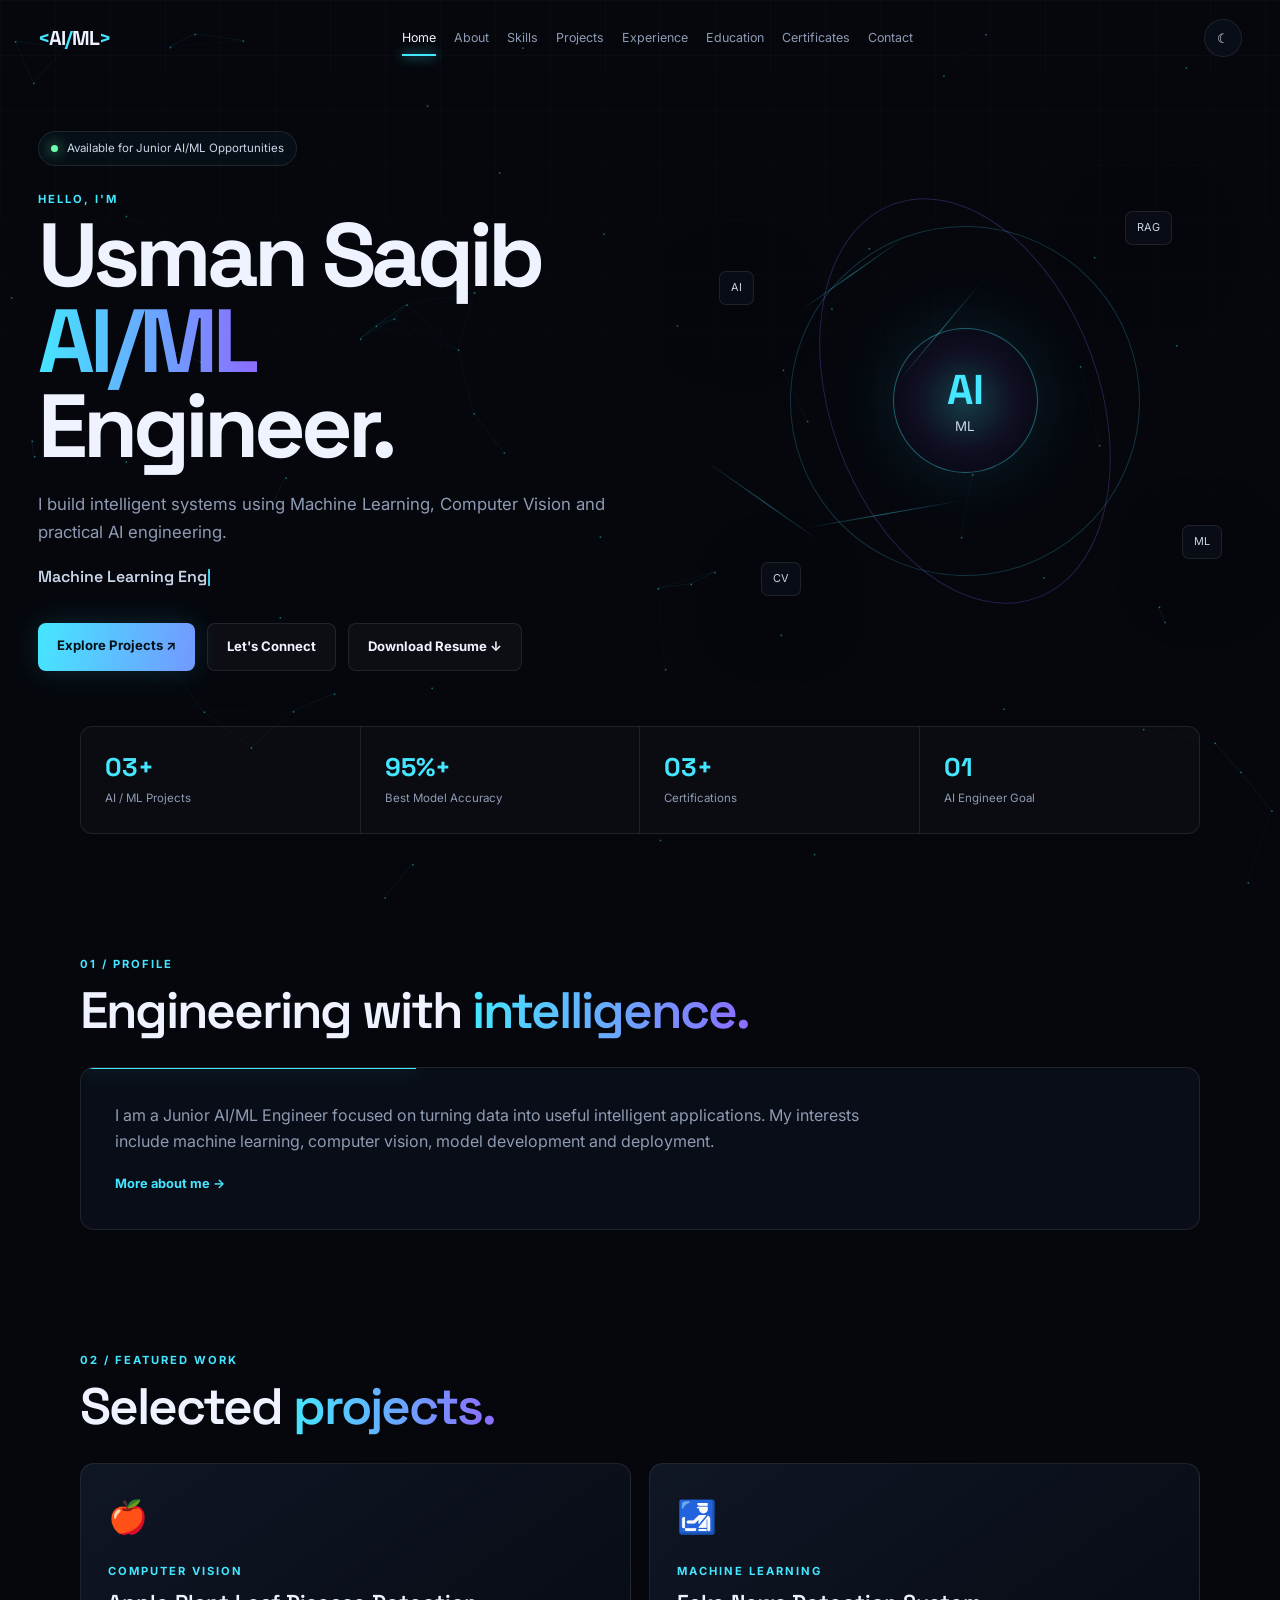
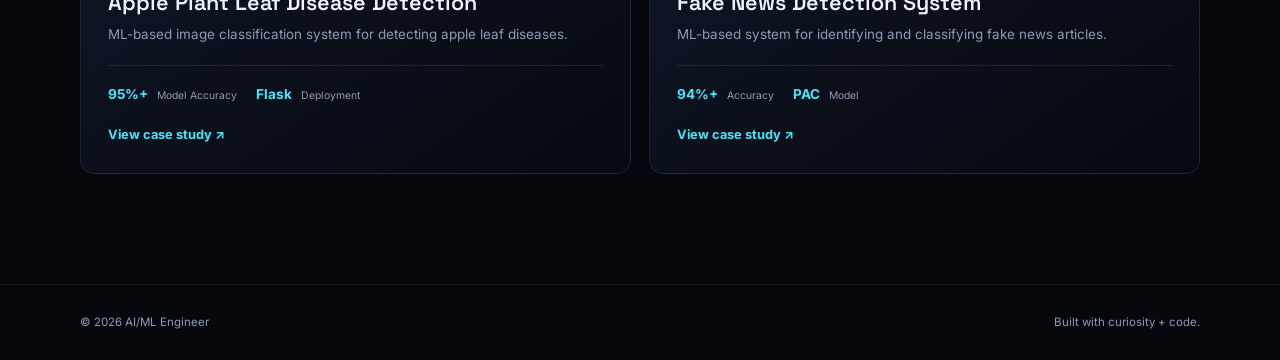
<file: index.html>
<!DOCTYPE html>
<html lang="en">
<head>
<meta charset="UTF-8">
<meta name="viewport" content="width=device-width, initial-scale=1.0">
<title>AI/ML Engineer | Portfolio</title><script>try{var t=localStorage.getItem('theme');if(t==='light'||t==='dark')document.documentElement.setAttribute('data-theme',t)}catch(e){}</script>
<meta name="description" content="Junior AI/ML Engineer portfolio — Machine Learning, Computer Vision and intelligent applications.">
<link rel="stylesheet" href="css/style.css">
<link rel="stylesheet" href="css/animations.css">
<link rel="stylesheet" href="css/responsive.css">
</head>
<body>
<div id="particles"></div>
<div class="grid-overlay"></div>

<header class="navbar">
  <a class="brand" href="index.html"><span>&lt;</span>AI<span>/</span>ML<span>&gt;</span></a>
  <nav>
    <a class="active" href="index.html">Home</a>
    <a href="pages/about.html">About</a>
    <a href="pages/skills.html">Skills</a>
    <a href="pages/projects.html">Projects</a>
    <a href="pages/experience.html">Experience</a>
    <a href="pages/education.html">Education</a>
    <a href="pages/certificates.html">Certificates</a>
    <a href="pages/contact.html">Contact</a>
  </nav>
  <button class="theme-btn" id="themeBtn" aria-label="Toggle theme">☾</button>
  <button class="menu-btn" id="menuBtn">☰</button>
</header>

<main>
<section class="hero page-section">
  <div class="hero-copy reveal">
    <div class="status"><span></span> Available for Junior AI/ML Opportunities</div>
    <p class="eyebrow">HELLO, I'M</p>
    <h1>Usman Saqib <span>AI/ML</span><br>Engineer.</h1>
    <p class="hero-text">I build intelligent systems using Machine Learning, Computer Vision and practical AI engineering.</p>
    <div class="typing"><span id="typed"></span><span class="cursor">|</span></div>
    <div class="hero-actions">
      <a class="btn primary" href="pages/projects.html">Explore Projects ↗</a>
      <a class="btn ghost" href="pages/contact.html">Let's Connect</a>
      <a class="btn ghost" href="resume/Usman_Saqib_Resume.pdf" download>Download Resume ↓</a>
    </div>
  </div>

  <div class="ai-orbit reveal delay-1">
    <div class="orbit orbit-a"></div>
    <div class="orbit orbit-b"></div>
    <div class="orbit-core"><span>AI</span><small>ML</small></div>
    <div class="node n1">RAG</div><div class="node n2">ML</div>
    <div class="node n3">CV</div><div class="node n4">AI</div>
    <div class="connector c1"></div><div class="connector c2"></div>
    <div class="connector c3"></div><div class="connector c4"></div>
  </div>
</section>

<section class="stats container reveal">
  <div><strong>03+</strong><span>AI / ML Projects</span></div>
  <div><strong>95%+</strong><span>Best Model Accuracy</span></div>
  <div><strong>03+</strong><span>Certifications</span></div>
  <div><strong>01</strong><span>AI Engineer Goal</span></div>
</section>

<section class="section container reveal">
  <div class="section-heading"><span>01 / PROFILE</span><h2>Engineering with <em>intelligence.</em></h2></div>
  <div class="intro-card">
    <div class="scan-line"></div>
    <p>I am a Junior AI/ML Engineer focused on turning data into useful intelligent applications. My interests include machine learning, computer vision, model development and deployment.</p>
    <a class="text-link" href="pages/about.html">More about me →</a>
  </div>
</section>

<section class="section container reveal">
  <div class="section-heading"><span>02 / FEATURED WORK</span><h2>Selected <em>projects.</em></h2></div>
  <div class="project-grid">
    <article class="project-card">
      <div class="project-icon">🍎</div><span class="tag">COMPUTER VISION</span>
      <h3>Apple Plant Leaf Disease Detection</h3>
      <p>ML-based image classification system for detecting apple leaf diseases.</p>
      <div class="metrics"><b>95%+</b><span>Model Accuracy</span><b>Flask</b><span>Deployment</span></div>
      <a href="pages/projects.html" class="card-link">View case study ↗</a>
    </article>
    <article class="project-card">
      <div class="project-icon">🛃</div><span class="tag">MACHINE LEARNING</span>
      <h3>Fake News Detection System</h3>
      <p>ML-based system for identifying and classifying fake news articles.</p>
      <div class="metrics"><b>94%+</b><span>Accuracy</span><b>PAC</b><span>Model</span></div>
      <a href="pages/projects.html" class="card-link">View case study ↗</a>
    </article>
  </div>
</section>
</main>

<footer><div class="container footer-inner"><span>© 2026 AI/ML Engineer</span><span>Built with curiosity + code.</span></div></footer>
<script src="js/main.js"></script>
<script src="js/particles.js"></script>
</body>
</html>
</file>
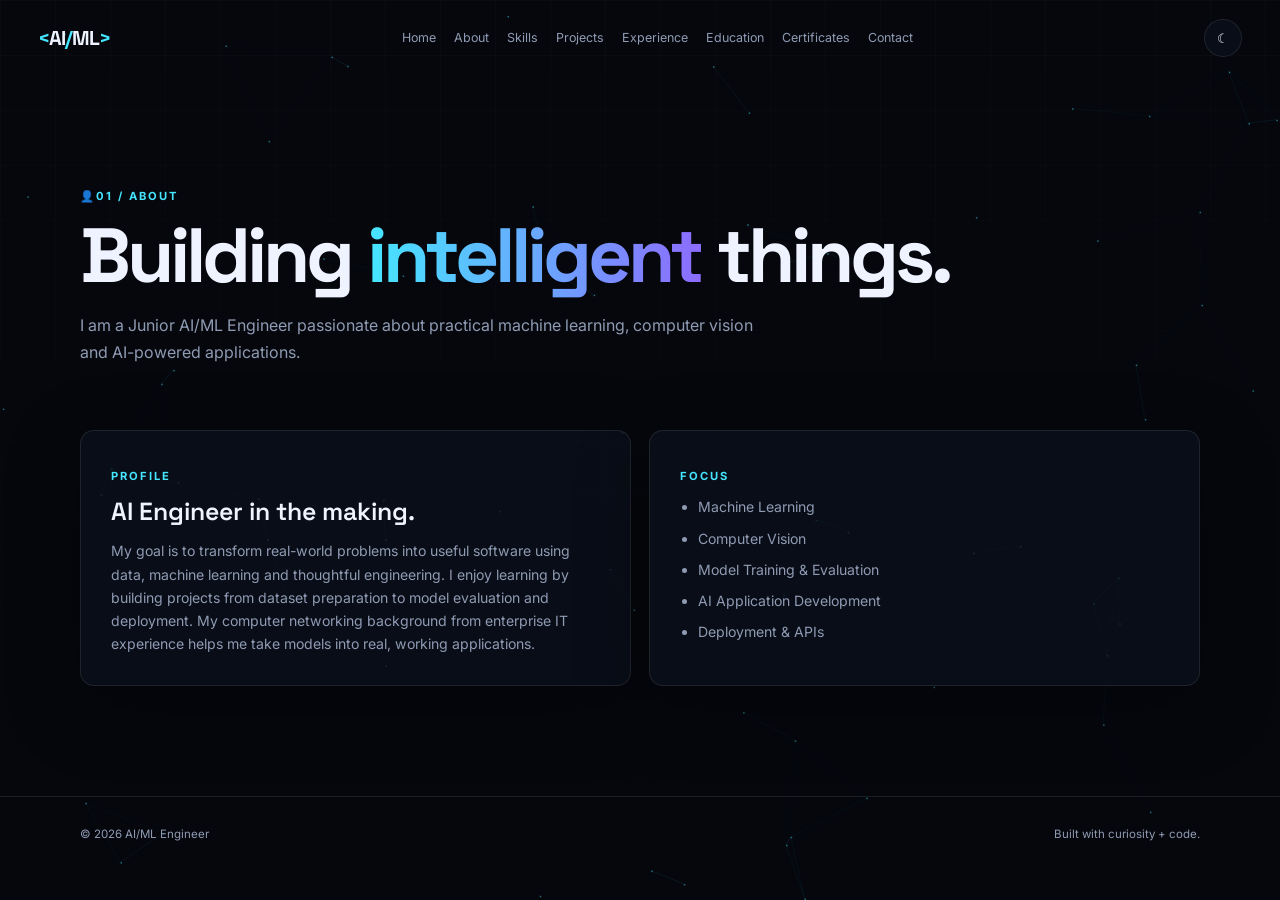
<file: pages/about.html>
<!DOCTYPE html>
<html lang="en"><head><meta charset="UTF-8"><meta name="viewport" content="width=device-width,initial-scale=1.0"><title>About | AI/ML Engineer</title><script>try{var t=localStorage.getItem('theme');if(t==='light'||t==='dark')document.documentElement.setAttribute('data-theme',t)}catch(e){}</script><link rel="stylesheet" href="../css/style.css"><link rel="stylesheet" href="../css/animations.css"><link rel="stylesheet" href="../css/responsive.css"><style>
.subhero{width:min(1120px,90%);margin:auto;padding:105px 0 65px}.subhero h1{font:700 clamp(3rem,6vw,5.5rem)/1 'Space Grotesk';letter-spacing:-4px;margin:10px 0 18px}.subhero h1 span{background:linear-gradient(90deg,var(--cyan),var(--violet));-webkit-background-clip:text;color:transparent}.subhero p{max-width:680px;color:var(--muted)}.glass{border:1px solid var(--line);background:var(--panel);border-radius:14px;padding:30px;box-shadow:var(--shadow)}.content-grid,.skill-grid,.cert-grid{width:min(1120px,90%);margin:auto;display:grid;grid-template-columns:repeat(2,1fr);gap:18px}.glass h2{font:600 1.55rem 'Space Grotesk';margin:9px 0 12px}.glass p,.glass li{color:var(--muted);font-size:.88rem}.glass ul{padding-left:18px}.glass li{margin:8px 0}.skill-grid{grid-template-columns:repeat(3,1fr)}.project-list{width:min(1120px,90%);margin:auto;display:grid;gap:18px}.project-detail{display:grid;grid-template-columns:100px 1fr;gap:20px}.project-number{font:700 3rem 'Space Grotesk';color:rgba(var(--c),.4)}.chips{display:flex;gap:8px;flex-wrap:wrap;margin-top:20px}.chips b{font-size:.65rem;padding:6px 9px;border:1px solid var(--line);border-radius:5px;color:var(--text2)}.result{margin-top:20px;border-top:1px solid var(--line);padding-top:15px;color:var(--muted);font-size:.75rem}.result strong{color:var(--cyan);font-size:1.2rem;margin-left:8px}.timeline{width:min(900px,90%);margin:auto}.timeline-item{display:grid;grid-template-columns:100px 1fr;gap:25px;margin-bottom:20px}.timeline-item>span{color:var(--cyan);font:700 .8rem 'Space Grotesk';padding-top:25px}.education-card{width:min(850px,90%);margin:auto;display:flex;gap:25px;align-items:center}.edu-icon{width:90px;height:90px;border:1px solid rgba(var(--c),.35);border-radius:15px;display:grid;place-items:center;color:var(--cyan);font:700 1.7rem 'Space Grotesk'}.cert span{color:var(--cyan);font-weight:700}.cert small{color:var(--cyan)}.contact-grid{width:min(1000px,90%);margin:auto;display:grid;grid-template-columns:1.2fr .8fr;gap:18px}.contact-grid input,.contact-grid textarea{width:100%;background:rgba(var(--w),.035);border:1px solid var(--line);color:var(--text);padding:13px;border-radius:7px;margin-bottom:12px;outline:none;font:inherit;font-size:.8rem}.contact-grid textarea{resize:vertical}.contact-link{display:block;padding:14px 0;border-bottom:1px solid var(--line);color:var(--text2);font-size:.85rem}.muted{color:var(--muted);font-size:.78rem;margin-top:20px}@media(max-width:800px){.skill-grid,.content-grid,.cert-grid,.contact-grid{grid-template-columns:1fr}.project-detail{grid-template-columns:1fr}.project-number{font-size:2rem}.timeline-item{grid-template-columns:1fr;gap:5px}.timeline-item>span{padding-top:10px}.education-card{align-items:flex-start;flex-direction:column}}
</style></head>
<body><div id="particles"></div><div class="grid-overlay"></div>
<header class="navbar"><a class="brand" href="../index.html"><span>&lt;</span>AI<span>/</span>ML<span>&gt;</span></a><nav>
<a href="../index.html">Home</a><a href="about.html">About</a><a href="skills.html">Skills</a><a href="projects.html">Projects</a><a href="experience.html">Experience</a><a href="education.html">Education</a><a href="certificates.html">Certificates</a><a href="contact.html">Contact</a></nav><button class="theme-btn" id="themeBtn">☾</button><button class="menu-btn" id="menuBtn">☰</button></header>
<main><section class="subhero"><span class="eyebrow">👤01 / ABOUT</span><h1>Building <span>intelligent</span> things.</h1><p>I am a Junior AI/ML Engineer passionate about practical machine learning, computer vision and AI-powered applications.</p></section><section class="content-grid"><div class="glass"><span class="tag">PROFILE</span><h2>AI Engineer in the making.</h2><p>My goal is to transform real-world problems into useful software using data, machine learning and thoughtful engineering. I enjoy learning by building projects from dataset preparation to model evaluation and deployment. My computer networking background from enterprise IT experience helps me take models into real, working applications.</p></div><div class="glass"><span class="tag">FOCUS</span><ul><li>Machine Learning</li><li>Computer Vision</li><li>Model Training & Evaluation</li><li>AI Application Development</li><li>Deployment & APIs</li></ul></div></section></main><footer><div class="container footer-inner"><span>© 2026 AI/ML Engineer</span><span>Built with curiosity + code.</span></div></footer><script src="../js/main.js"></script><script src="../js/particles.js"></script></body></html>
</file>
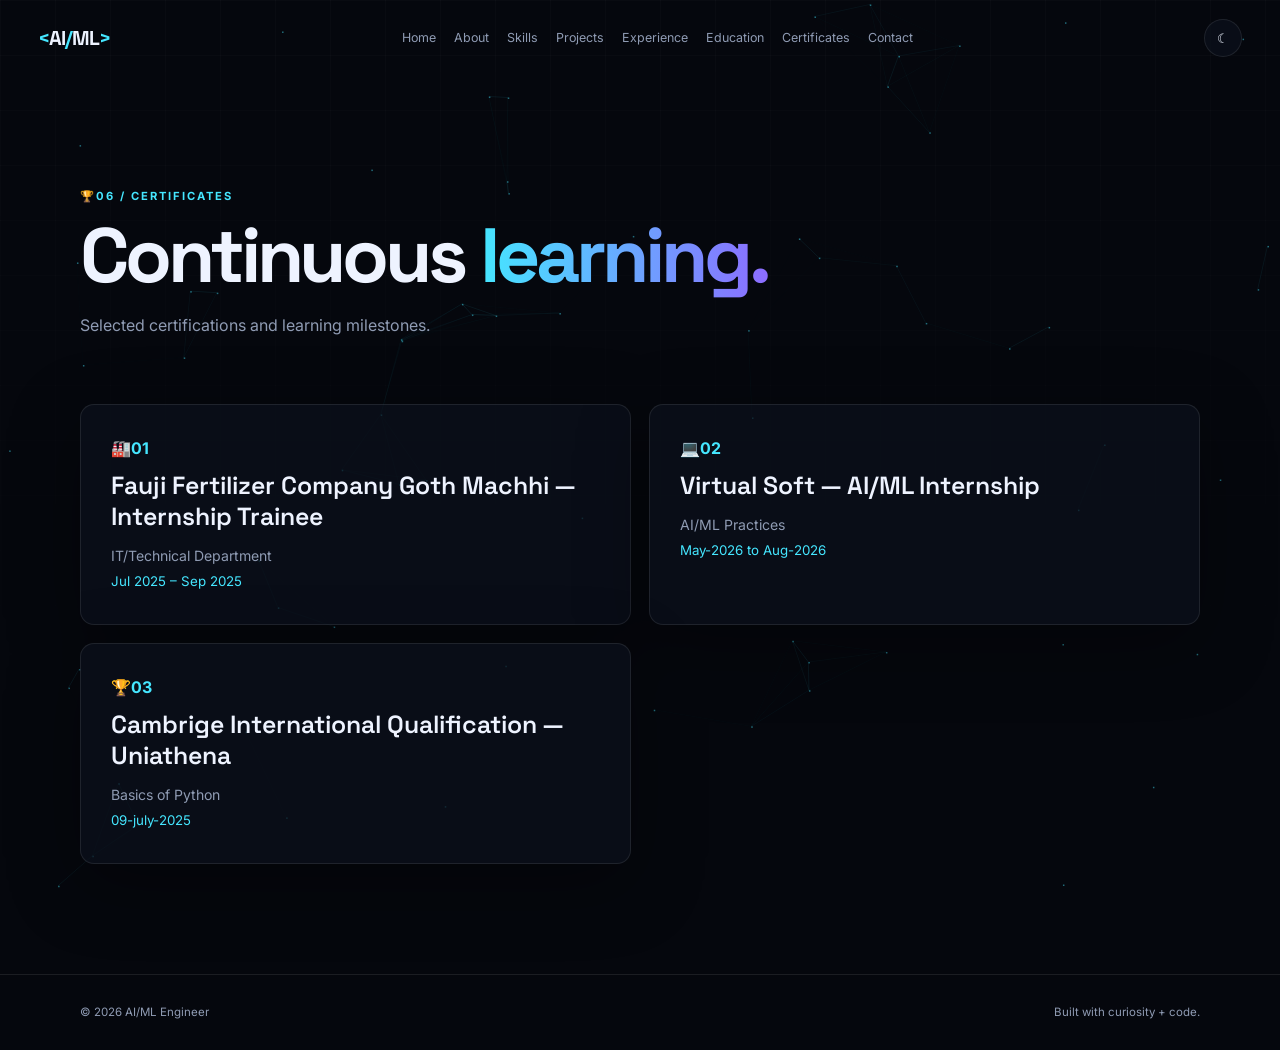
<file: pages/certificates.html>
<!DOCTYPE html>
<html lang="en"><head><meta charset="UTF-8"><meta name="viewport" content="width=device-width,initial-scale=1.0"><title>Certificates | AI/ML Engineer</title><script>try{var t=localStorage.getItem('theme');if(t==='light'||t==='dark')document.documentElement.setAttribute('data-theme',t)}catch(e){}</script><link rel="stylesheet" href="../css/style.css"><link rel="stylesheet" href="../css/animations.css"><link rel="stylesheet" href="../css/responsive.css"><style>
.subhero{width:min(1120px,90%);margin:auto;padding:105px 0 65px}.subhero h1{font:700 clamp(3rem,6vw,5.5rem)/1 'Space Grotesk';letter-spacing:-4px;margin:10px 0 18px}.subhero h1 span{background:linear-gradient(90deg,var(--cyan),var(--violet));-webkit-background-clip:text;color:transparent}.subhero p{max-width:680px;color:var(--muted)}.glass{border:1px solid var(--line);background:var(--panel);border-radius:14px;padding:30px;box-shadow:var(--shadow)}.content-grid,.skill-grid,.cert-grid{width:min(1120px,90%);margin:auto;display:grid;grid-template-columns:repeat(2,1fr);gap:18px}.glass h2{font:600 1.55rem 'Space Grotesk';margin:9px 0 12px}.glass p,.glass li{color:var(--muted);font-size:.88rem}.glass ul{padding-left:18px}.glass li{margin:8px 0}.skill-grid{grid-template-columns:repeat(3,1fr)}.project-list{width:min(1120px,90%);margin:auto;display:grid;gap:18px}.project-detail{display:grid;grid-template-columns:100px 1fr;gap:20px}.project-number{font:700 3rem 'Space Grotesk';color:rgba(var(--c),.4)}.chips{display:flex;gap:8px;flex-wrap:wrap;margin-top:20px}.chips b{font-size:.65rem;padding:6px 9px;border:1px solid var(--line);border-radius:5px;color:var(--text2)}.result{margin-top:20px;border-top:1px solid var(--line);padding-top:15px;color:var(--muted);font-size:.75rem}.result strong{color:var(--cyan);font-size:1.2rem;margin-left:8px}.timeline{width:min(900px,90%);margin:auto}.timeline-item{display:grid;grid-template-columns:100px 1fr;gap:25px;margin-bottom:20px}.timeline-item>span{color:var(--cyan);font:700 .8rem 'Space Grotesk';padding-top:25px}.education-card{width:min(850px,90%);margin:auto;display:flex;gap:25px;align-items:center}.edu-icon{width:90px;height:90px;border:1px solid rgba(var(--c),.35);border-radius:15px;display:grid;place-items:center;color:var(--cyan);font:700 1.7rem 'Space Grotesk'}.cert span{color:var(--cyan);font-weight:700}.cert small{color:var(--cyan)}.contact-grid{width:min(1000px,90%);margin:auto;display:grid;grid-template-columns:1.2fr .8fr;gap:18px}.contact-grid input,.contact-grid textarea{width:100%;background:rgba(var(--w),.035);border:1px solid var(--line);color:var(--text);padding:13px;border-radius:7px;margin-bottom:12px;outline:none;font:inherit;font-size:.8rem}.contact-grid textarea{resize:vertical}.contact-link{display:block;padding:14px 0;border-bottom:1px solid var(--line);color:var(--text2);font-size:.85rem}.muted{color:var(--muted);font-size:.78rem;margin-top:20px}@media(max-width:800px){.skill-grid,.content-grid,.cert-grid,.contact-grid{grid-template-columns:1fr}.project-detail{grid-template-columns:1fr}.project-number{font-size:2rem}.timeline-item{grid-template-columns:1fr;gap:5px}.timeline-item>span{padding-top:10px}.education-card{align-items:flex-start;flex-direction:column}}
</style></head>
<body><div id="particles"></div><div class="grid-overlay"></div>
<header class="navbar"><a class="brand" href="../index.html"><span>&lt;</span>AI<span>/</span>ML<span>&gt;</span></a><nav>
<a href="../index.html">Home</a><a href="about.html">About</a><a href="skills.html">Skills</a><a href="projects.html">Projects</a><a href="experience.html">Experience</a><a href="education.html">Education</a><a href="certificates.html">Certificates</a><a href="contact.html">Contact</a></nav><button class="theme-btn" id="themeBtn">☾</button><button class="menu-btn" id="menuBtn">☰</button></header>
<main><section class="subhero"><span class="eyebrow">🏆06 / CERTIFICATES</span><h1>Continuous <span>learning.</span></h1><p>Selected certifications and learning milestones.</p></section><section class="cert-grid"><div class="glass cert"><span>🏭01</span><h2>Fauji Fertilizer Company Goth Machhi — Internship Trainee</h2><p>IT/Technical Department</p><small>Jul 2025 – Sep 2025</small></div><div class="glass cert"><span>💻02</span><h2>Virtual Soft — AI/ML Internship</h2><p>AI/ML Practices</p><small>May-2026 to Aug-2026</small></div><div class="glass cert"><span>🏆03</span><h2>Cambrige International Qualification — Uniathena</h2><p>Basics of Python</p><small>09-july-2025</small></div></section></main><footer><div class="container footer-inner"><span>© 2026 AI/ML Engineer</span><span>Built with curiosity + code.</span></div></footer><script src="../js/main.js"></script><script src="../js/particles.js"></script></body></html>
</file>
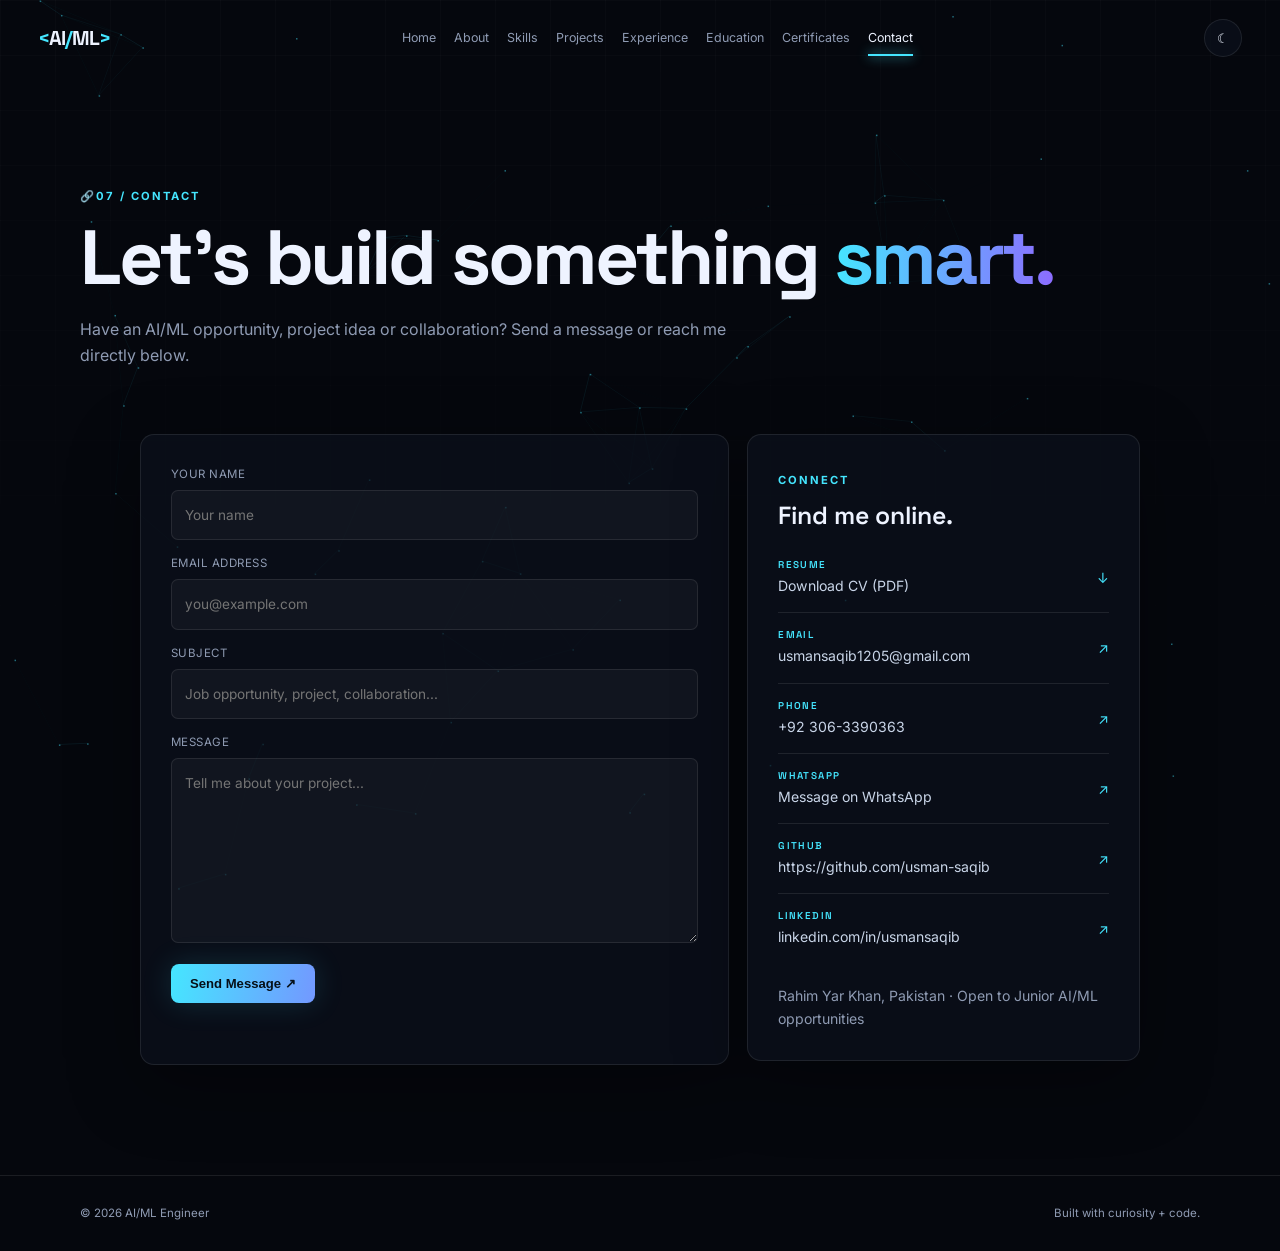
<file: pages/contact.html>
<!DOCTYPE html>
<html lang="en"><head><meta charset="UTF-8"><meta name="viewport" content="width=device-width,initial-scale=1.0"><title>Contact | AI/ML Engineer</title><script>try{var t=localStorage.getItem('theme');if(t==='light'||t==='dark')document.documentElement.setAttribute('data-theme',t)}catch(e){}</script><link rel="stylesheet" href="../css/style.css"><link rel="stylesheet" href="../css/animations.css"><link rel="stylesheet" href="../css/responsive.css"><style>
.subhero{width:min(1120px,90%);margin:auto;padding:105px 0 65px}.subhero h1{font:700 clamp(2.6rem,6vw,5.5rem)/1.05 'Space Grotesk';letter-spacing:-.04em;margin:10px 0 18px}.subhero h1 span{background:linear-gradient(90deg,var(--cyan),var(--violet));-webkit-background-clip:text;background-clip:text;color:transparent}.subhero p{max-width:680px;color:var(--muted)}.glass{border:1px solid var(--line);background:var(--panel);border-radius:14px;padding:30px;box-shadow:var(--shadow)}.glass h2{font:600 1.55rem 'Space Grotesk';margin:9px 0 12px}.glass p{color:var(--muted);font-size:.88rem}
.contact-grid{width:min(1000px,90%);margin:auto;display:grid;grid-template-columns:1.2fr .8fr;gap:18px;align-items:start}
.contact-form label{display:block;font-size:.72rem;color:var(--muted);margin:0 0 6px;letter-spacing:.04em}
.contact-form input,.contact-form textarea{width:100%;background:rgba(var(--w),.035);border:1px solid var(--line);color:var(--text);padding:13px;border-radius:7px;margin-bottom:14px;outline:none;font:inherit;font-size:.85rem;transition:border-color .2s}
.contact-form input:focus,.contact-form textarea:focus{border-color:var(--cyan)}
.contact-form textarea{resize:vertical;min-height:150px}
.form-note{margin-top:14px;font-size:.78rem;min-height:1.2em;color:var(--cyan)}
.contact-link{display:flex;align-items:center;justify-content:space-between;gap:14px;padding:15px 0;border-bottom:1px solid var(--line);color:var(--text2);font-size:.88rem;transition:color .2s,padding-left .2s}
.contact-link:hover{color:var(--cyan);padding-left:6px}
.contact-link:last-of-type{border-bottom:0}
.contact-link small{display:block;color:var(--cyan);font:600 .62rem 'Space Grotesk';letter-spacing:.14em;margin-bottom:3px}
.contact-link span{word-break:break-word}
.contact-link i{font-style:normal;color:var(--cyan);flex:none}
.muted{color:var(--muted);font-size:.78rem;margin-top:20px}
@media(max-width:800px){.contact-grid{grid-template-columns:1fr}}
</style></head>
<body><div id="particles"></div><div class="grid-overlay"></div>
<header class="navbar"><a class="brand" href="../index.html"><span>&lt;</span>AI<span>/</span>ML<span>&gt;</span></a><nav>
<a href="../index.html">Home</a><a href="about.html">About</a><a href="skills.html">Skills</a><a href="projects.html">Projects</a><a href="experience.html">Experience</a><a href="education.html">Education</a><a href="certificates.html">Certificates</a><a href="contact.html" class="active">Contact</a></nav><button class="theme-btn" id="themeBtn" aria-label="Toggle theme">☾</button><button class="menu-btn" id="menuBtn" aria-label="Menu">☰</button></header>
<main>
<section class="subhero"><span class="eyebrow">🔗07 / CONTACT</span><h1>Let's build something <span>smart.</span></h1><p>Have an AI/ML opportunity, project idea or collaboration? Send a message or reach me directly below.</p></section>
<section class="contact-grid">
<form class="glass contact-form" id="contactForm" novalidate>
<label for="cName">YOUR NAME</label><input id="cName" type="text" placeholder="Your name" autocomplete="name" required>
<label for="cEmail">EMAIL ADDRESS</label><input id="cEmail" type="email" placeholder="you@example.com" autocomplete="email" required>
<label for="cSubject">SUBJECT</label><input id="cSubject" type="text" placeholder="Job opportunity, project, collaboration...">
<label for="cMsg">MESSAGE</label><textarea id="cMsg" placeholder="Tell me about your project..." rows="7" required></textarea>
<button class="btn primary" type="submit">Send Message ↗</button>
<p class="form-note" id="formNote" role="status" aria-live="polite"></p>
</form>
<div class="glass contact-info"><span class="tag">CONNECT</span><h2>Find me online.</h2>
<!-- EDIT: replace the email, phone number and profile links below -->
<a href="../resume/Usman_Saqib_Resume.pdf" download class="contact-link"><div><small>RESUME</small><span>Download CV (PDF)</span></div><i>↓</i></a>
<a href="mailto:usmansaqib1205@gmail.com" class="contact-link"><div><small>EMAIL</small><span>usmansaqib1205@gmail.com</span></div><i>↗</i></a>
<a href="tel:+92306-3390363" class="contact-link"><div><small>PHONE</small><span>+92 306-3390363</span></div><i>↗</i></a>
<a href="https://wa.me/923063390363" target="_blank" rel="noopener" class="contact-link"><div><small>WHATSAPP</small><span>Message on WhatsApp</span></div><i>↗</i></a>
<a href="https://github.com/usman-saqib" target="_blank" rel="noopener" class="contact-link"><div><small>GITHUB</small><span>https://github.com/usman-saqib</span></div><i>↗</i></a>
<a href="https://www.linkedin.com/in/usmansaqib" target="_blank" rel="noopener" class="contact-link"><div><small>LINKEDIN</small><span>linkedin.com/in/usmansaqib</span></div><i>↗</i></a>
<p class="muted">Rahim Yar Khan, Pakistan · Open to Junior AI/ML opportunities</p></div>
</section>
</main>
<footer><div class="container footer-inner"><span>© 2026 AI/ML Engineer</span><span>Built with curiosity + code.</span></div></footer>
<script>
// Opens the visitor's email app with the message filled in (no backend needed).
// EDIT: put your own email here too.
var MY_EMAIL = 'usmansaqib1205@gmail.com';
document.getElementById('contactForm').addEventListener('submit', function (e) {
  e.preventDefault();
  var n = document.getElementById('cName'), m = document.getElementById('cEmail'), s = document.getElementById('cSubject'), g = document.getElementById('cMsg'), note = document.getElementById('formNote');
  if (!n.value.trim() || !m.value.trim() || !g.value.trim()) { note.textContent = 'Please fill in your name, email and message.'; return; }
  if (!/^\S+@\S+\.\S+$/.test(m.value)) { note.textContent = 'Please enter a valid email address.'; return; }
  var subject = s.value.trim() || 'Portfolio message from ' + n.value.trim();
  var body = g.value.trim() + '\n\n' + n.value.trim() + ' (' + m.value.trim() + ')';
  note.textContent = 'Opening your email app...';
  location.href = 'mailto:' + MY_EMAIL + '?subject=' + encodeURIComponent(subject) + '&body=' + encodeURIComponent(body);
});
</script>
<script src="../js/main.js"></script><script src="../js/particles.js"></script></body></html>
</file>
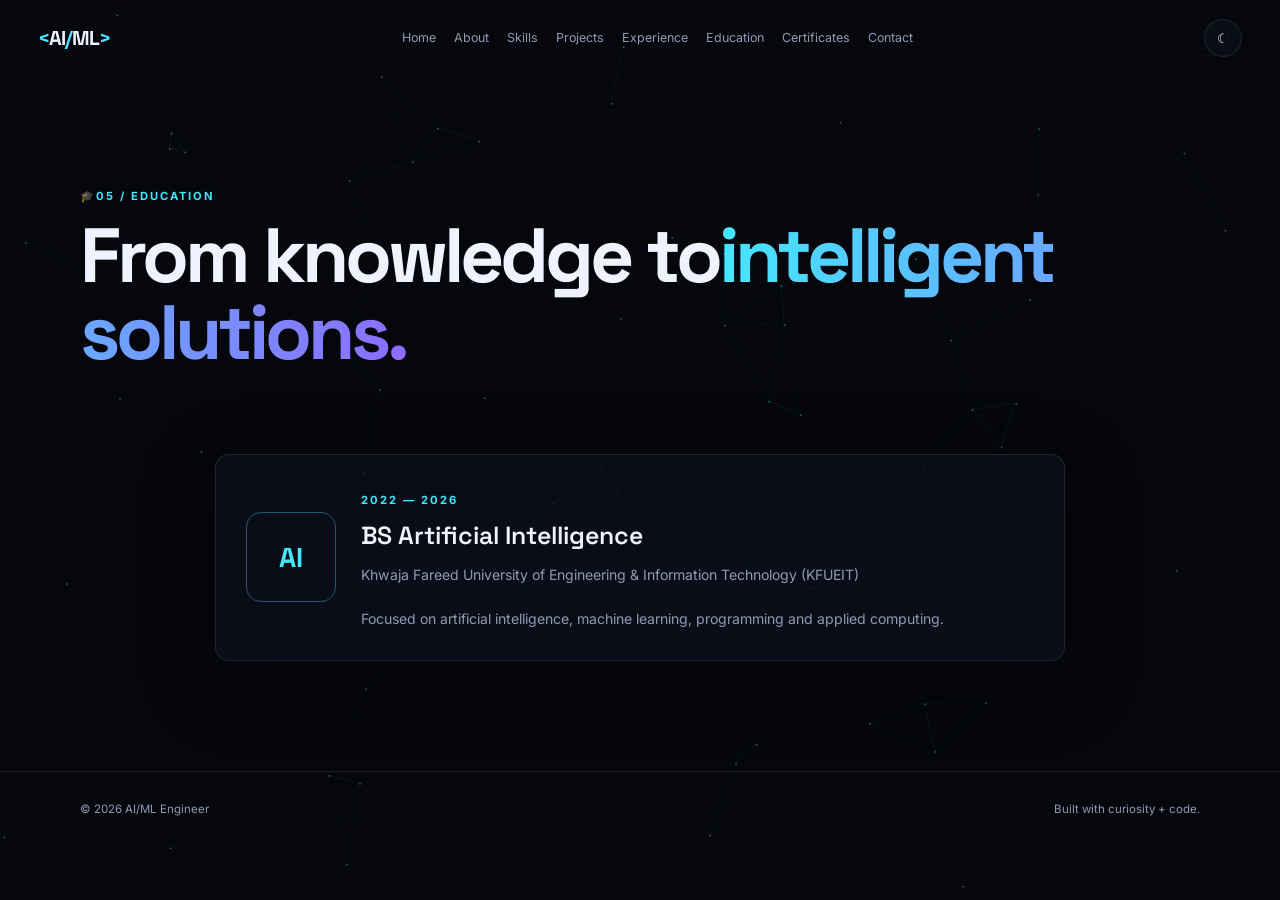
<file: pages/education.html>
<!DOCTYPE html>
<html lang="en"><head><meta charset="UTF-8"><meta name="viewport" content="width=device-width,initial-scale=1.0"><title>Education | AI/ML Engineer</title><script>try{var t=localStorage.getItem('theme');if(t==='light'||t==='dark')document.documentElement.setAttribute('data-theme',t)}catch(e){}</script><link rel="stylesheet" href="../css/style.css"><link rel="stylesheet" href="../css/animations.css"><link rel="stylesheet" href="../css/responsive.css"><style>
.subhero{width:min(1120px,90%);margin:auto;padding:105px 0 65px}.subhero h1{font:700 clamp(3rem,6vw,5.5rem)/1 'Space Grotesk';letter-spacing:-4px;margin:10px 0 18px}.subhero h1 span{background:linear-gradient(90deg,var(--cyan),var(--violet));-webkit-background-clip:text;color:transparent}.subhero p{max-width:680px;color:var(--muted)}.glass{border:1px solid var(--line);background:var(--panel);border-radius:14px;padding:30px;box-shadow:var(--shadow)}.content-grid,.skill-grid,.cert-grid{width:min(1120px,90%);margin:auto;display:grid;grid-template-columns:repeat(2,1fr);gap:18px}.glass h2{font:600 1.55rem 'Space Grotesk';margin:9px 0 12px}.glass p,.glass li{color:var(--muted);font-size:.88rem}.glass ul{padding-left:18px}.glass li{margin:8px 0}.skill-grid{grid-template-columns:repeat(3,1fr)}.project-list{width:min(1120px,90%);margin:auto;display:grid;gap:18px}.project-detail{display:grid;grid-template-columns:100px 1fr;gap:20px}.project-number{font:700 3rem 'Space Grotesk';color:rgba(var(--c),.4)}.chips{display:flex;gap:8px;flex-wrap:wrap;margin-top:20px}.chips b{font-size:.65rem;padding:6px 9px;border:1px solid var(--line);border-radius:5px;color:var(--text2)}.result{margin-top:20px;border-top:1px solid var(--line);padding-top:15px;color:var(--muted);font-size:.75rem}.result strong{color:var(--cyan);font-size:1.2rem;margin-left:8px}.timeline{width:min(900px,90%);margin:auto}.timeline-item{display:grid;grid-template-columns:100px 1fr;gap:25px;margin-bottom:20px}.timeline-item>span{color:var(--cyan);font:700 .8rem 'Space Grotesk';padding-top:25px}.education-card{width:min(850px,90%);margin:auto;display:flex;gap:25px;align-items:center}.edu-icon{width:90px;height:90px;border:1px solid rgba(var(--c),.35);border-radius:15px;display:grid;place-items:center;color:var(--cyan);font:700 1.7rem 'Space Grotesk'}.cert span{color:var(--cyan);font-weight:700}.cert small{color:var(--cyan)}.contact-grid{width:min(1000px,90%);margin:auto;display:grid;grid-template-columns:1.2fr .8fr;gap:18px}.contact-grid input,.contact-grid textarea{width:100%;background:rgba(var(--w),.035);border:1px solid var(--line);color:var(--text);padding:13px;border-radius:7px;margin-bottom:12px;outline:none;font:inherit;font-size:.8rem}.contact-grid textarea{resize:vertical}.contact-link{display:block;padding:14px 0;border-bottom:1px solid var(--line);color:var(--text2);font-size:.85rem}.muted{color:var(--muted);font-size:.78rem;margin-top:20px}@media(max-width:800px){.skill-grid,.content-grid,.cert-grid,.contact-grid{grid-template-columns:1fr}.project-detail{grid-template-columns:1fr}.project-number{font-size:2rem}.timeline-item{grid-template-columns:1fr;gap:5px}.timeline-item>span{padding-top:10px}.education-card{align-items:flex-start;flex-direction:column}}
</style></head>
<body><div id="particles"></div><div class="grid-overlay"></div>
<header class="navbar"><a class="brand" href="../index.html"><span>&lt;</span>AI<span>/</span>ML<span>&gt;</span></a><nav>
<a href="../index.html">Home</a><a href="about.html">About</a><a href="skills.html">Skills</a><a href="projects.html">Projects</a><a href="experience.html">Experience</a><a href="education.html">Education</a><a href="certificates.html">Certificates</a><a href="contact.html">Contact</a></nav><button class="theme-btn" id="themeBtn">☾</button><button class="menu-btn" id="menuBtn">☰</button></header>
<main><section class="subhero"><span class="eyebrow">🎓05 / EDUCATION</span><h1>From knowledge to<span>intelligent solutions.</span></h1></section><section class="education-card glass"><div class="edu-icon">AI</div><div><span class="tag">2022 — 2026</span><h2>BS Artificial Intelligence</h2><p>Khwaja Fareed University of Engineering & Information Technology (KFUEIT)</p><p class="muted">Focused on artificial intelligence, machine learning, programming and applied computing.</p></div></section></main><footer><div class="container footer-inner"><span>© 2026 AI/ML Engineer</span><span>Built with curiosity + code.</span></div></footer><script src="../js/main.js"></script><script src="../js/particles.js"></script></body></html>
</file>
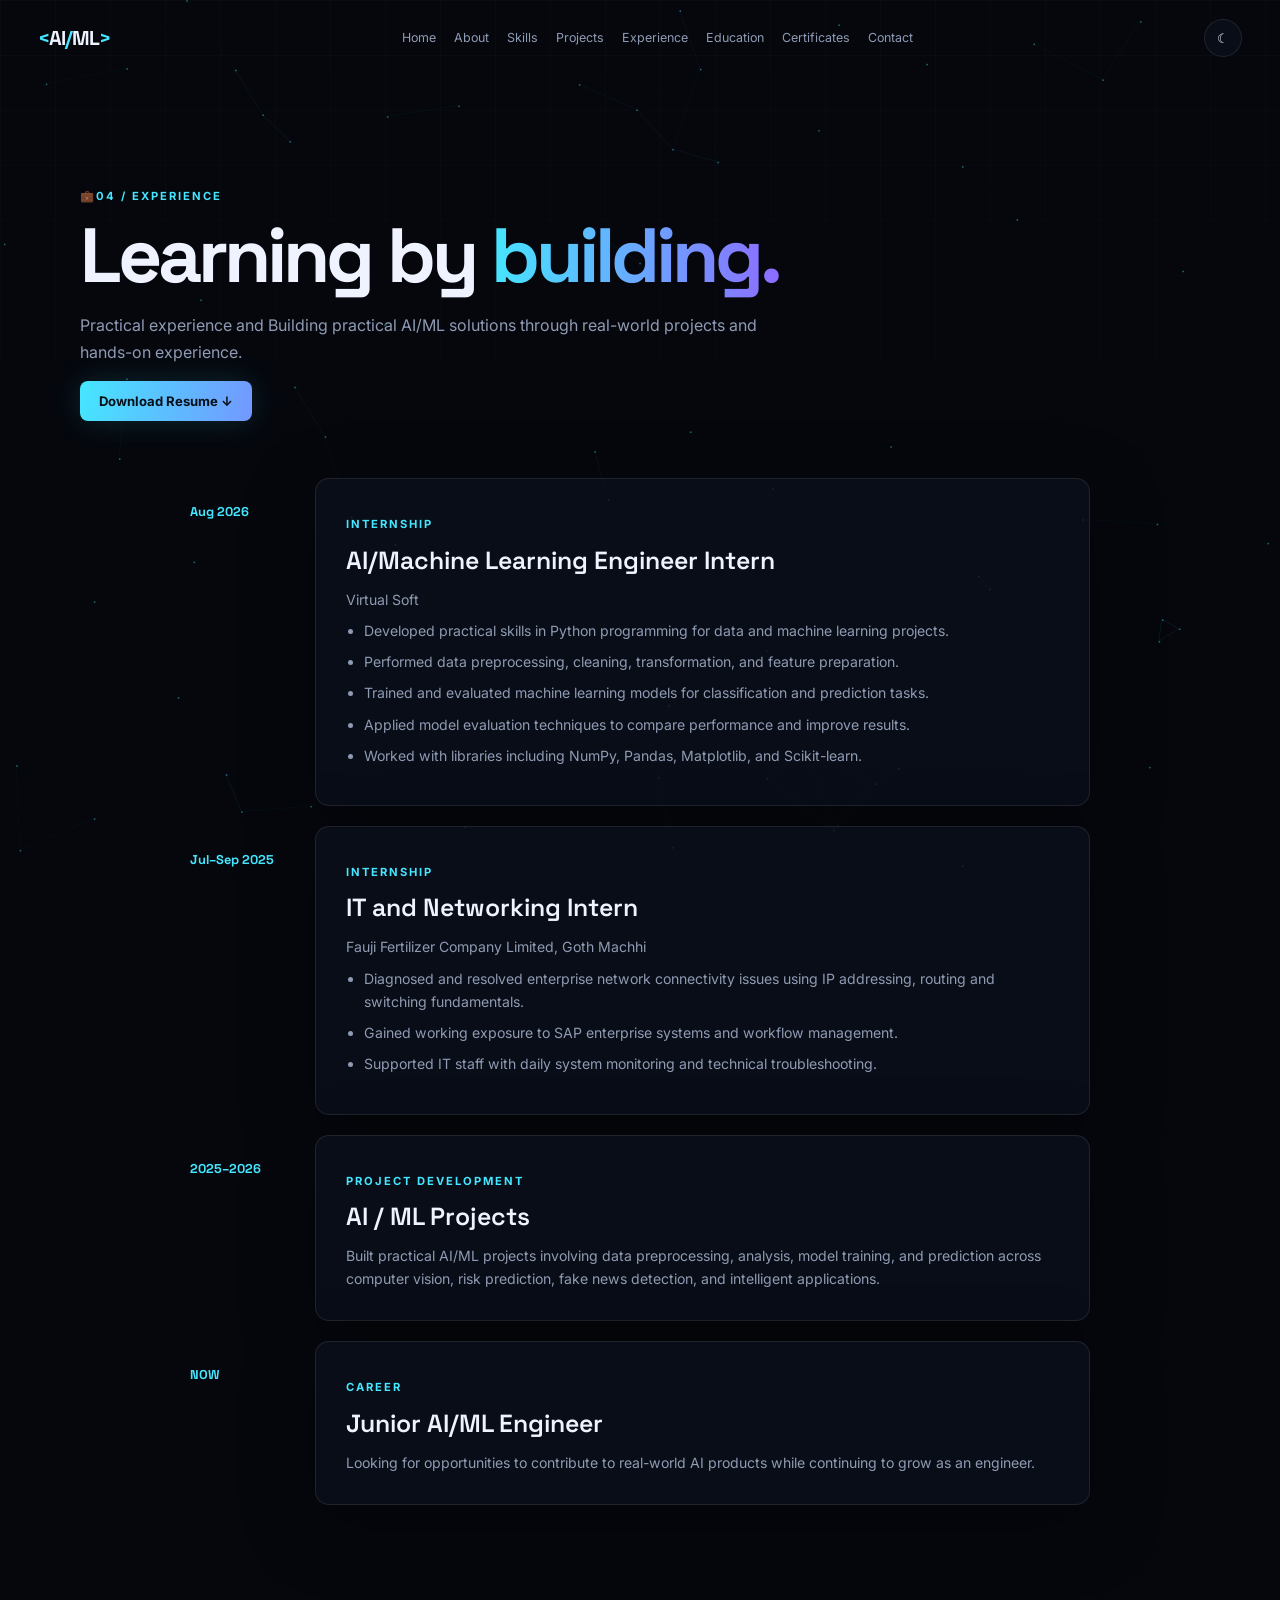
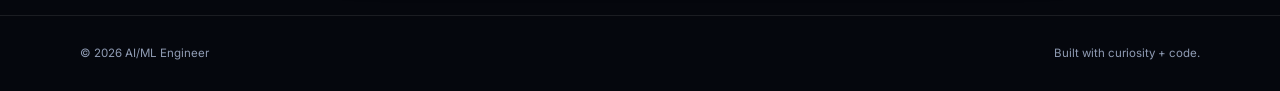
<file: pages/experience.html>
<!DOCTYPE html>
<html lang="en"><head><meta charset="UTF-8"><meta name="viewport" content="width=device-width,initial-scale=1.0"><title>Experience | AI/ML Engineer</title><script>try{var t=localStorage.getItem('theme');if(t==='light'||t==='dark')document.documentElement.setAttribute('data-theme',t)}catch(e){}</script><link rel="stylesheet" href="../css/style.css"><link rel="stylesheet" href="../css/animations.css"><link rel="stylesheet" href="../css/responsive.css"><style>
.subhero{width:min(1120px,90%);margin:auto;padding:105px 0 65px}.subhero h1{font:700 clamp(3rem,6vw,5.5rem)/1 'Space Grotesk';letter-spacing:-4px;margin:10px 0 18px}.subhero h1 span{background:linear-gradient(90deg,var(--cyan),var(--violet));-webkit-background-clip:text;color:transparent}.subhero p{max-width:680px;color:var(--muted)}.glass{border:1px solid var(--line);background:var(--panel);border-radius:14px;padding:30px;box-shadow:var(--shadow)}.content-grid,.skill-grid,.cert-grid{width:min(1120px,90%);margin:auto;display:grid;grid-template-columns:repeat(2,1fr);gap:18px}.glass h2{font:600 1.55rem 'Space Grotesk';margin:9px 0 12px}.glass p,.glass li{color:var(--muted);font-size:.88rem}.glass ul{padding-left:18px}.glass li{margin:8px 0}.skill-grid{grid-template-columns:repeat(3,1fr)}.project-list{width:min(1120px,90%);margin:auto;display:grid;gap:18px}.project-detail{display:grid;grid-template-columns:100px 1fr;gap:20px}.project-number{font:700 3rem 'Space Grotesk';color:rgba(var(--c),.4)}.chips{display:flex;gap:8px;flex-wrap:wrap;margin-top:20px}.chips b{font-size:.65rem;padding:6px 9px;border:1px solid var(--line);border-radius:5px;color:var(--text2)}.result{margin-top:20px;border-top:1px solid var(--line);padding-top:15px;color:var(--muted);font-size:.75rem}.result strong{color:var(--cyan);font-size:1.2rem;margin-left:8px}.timeline{width:min(900px,90%);margin:auto}.timeline-item{display:grid;grid-template-columns:100px 1fr;gap:25px;margin-bottom:20px}.timeline-item>span{color:var(--cyan);font:700 .8rem 'Space Grotesk';padding-top:25px}.education-card{width:min(850px,90%);margin:auto;display:flex;gap:25px;align-items:center}.edu-icon{width:90px;height:90px;border:1px solid rgba(var(--c),.35);border-radius:15px;display:grid;place-items:center;color:var(--cyan);font:700 1.7rem 'Space Grotesk'}.cert span{color:var(--cyan);font-weight:700}.cert small{color:var(--cyan)}.contact-grid{width:min(1000px,90%);margin:auto;display:grid;grid-template-columns:1.2fr .8fr;gap:18px}.contact-grid input,.contact-grid textarea{width:100%;background:rgba(var(--w),.035);border:1px solid var(--line);color:var(--text);padding:13px;border-radius:7px;margin-bottom:12px;outline:none;font:inherit;font-size:.8rem}.contact-grid textarea{resize:vertical}.contact-link{display:block;padding:14px 0;border-bottom:1px solid var(--line);color:var(--text2);font-size:.85rem}.muted{color:var(--muted);font-size:.78rem;margin-top:20px}@media(max-width:800px){.skill-grid,.content-grid,.cert-grid,.contact-grid{grid-template-columns:1fr}.project-detail{grid-template-columns:1fr}.project-number{font-size:2rem}.timeline-item{grid-template-columns:1fr;gap:5px}.timeline-item>span{padding-top:10px}.education-card{align-items:flex-start;flex-direction:column}}
</style></head>
<body><div id="particles"></div><div class="grid-overlay"></div>
<header class="navbar"><a class="brand" href="../index.html"><span>&lt;</span>AI<span>/</span>ML<span>&gt;</span></a><nav>
<a href="../index.html">Home</a><a href="about.html">About</a><a href="skills.html">Skills</a><a href="projects.html">Projects</a><a href="experience.html">Experience</a><a href="education.html">Education</a><a href="certificates.html">Certificates</a><a href="contact.html">Contact</a></nav><button class="theme-btn" id="themeBtn">☾</button><button class="menu-btn" id="menuBtn">☰</button></header>
<main><section class="subhero"><span class="eyebrow">💼04 / EXPERIENCE</span><h1>Learning by <span>building.</span></h1><p>Practical experience and Building practical AI/ML solutions through real-world projects and hands-on experience.</p><p style="margin-top:22px"><a class="btn primary" href="../resume/Usman_Saqib_Resume.pdf" download>Download Resume ↓</a></p></section><section class="timeline"><div class="timeline-item"><span>Aug 2026</span><div class="glass"><span class="tag">INTERNSHIP</span><h2>AI/Machine Learning Engineer Intern</h2><p>Virtual Soft</p><ul><li>Developed practical skills in Python programming for data and machine learning projects.</li><li>Performed data preprocessing, cleaning, transformation, and feature preparation.</li><li>Trained and evaluated machine learning models for classification and prediction tasks.</li><li>Applied model evaluation techniques to compare performance and improve results.</li><li>Worked with libraries including NumPy, Pandas, Matplotlib, and Scikit-learn.</li></ul></div></div><div class="timeline-item"><span>Jul–Sep 2025</span><div class="glass"><span class="tag">INTERNSHIP</span><h2>IT and Networking Intern</h2><p>Fauji Fertilizer Company Limited, Goth Machhi</p><ul><li>Diagnosed and resolved enterprise network connectivity issues using IP addressing, routing and switching fundamentals.</li><li>Gained working exposure to SAP enterprise systems and workflow management.</li><li>Supported IT staff with daily system monitoring and technical troubleshooting.</li></ul></div></div><div class="timeline-item"><span>2025–2026</span><div class="glass"><span class="tag">PROJECT DEVELOPMENT</span><h2>AI / ML Projects</h2><p>Built practical AI/ML projects involving data preprocessing, analysis, model training, and prediction across computer vision, risk prediction, fake news detection, and intelligent applications.</p></div></div><div class="timeline-item"><span>NOW</span><div class="glass"><span class="tag">CAREER</span><h2>Junior AI/ML Engineer</h2><p>Looking for opportunities to contribute to real-world AI products while continuing to grow as an engineer.</p></div></div></section></main><footer><div class="container footer-inner"><span>© 2026 AI/ML Engineer</span><span>Built with curiosity + code.</span></div></footer><script src="../js/main.js"></script><script src="../js/particles.js"></script></body></html>
</file>
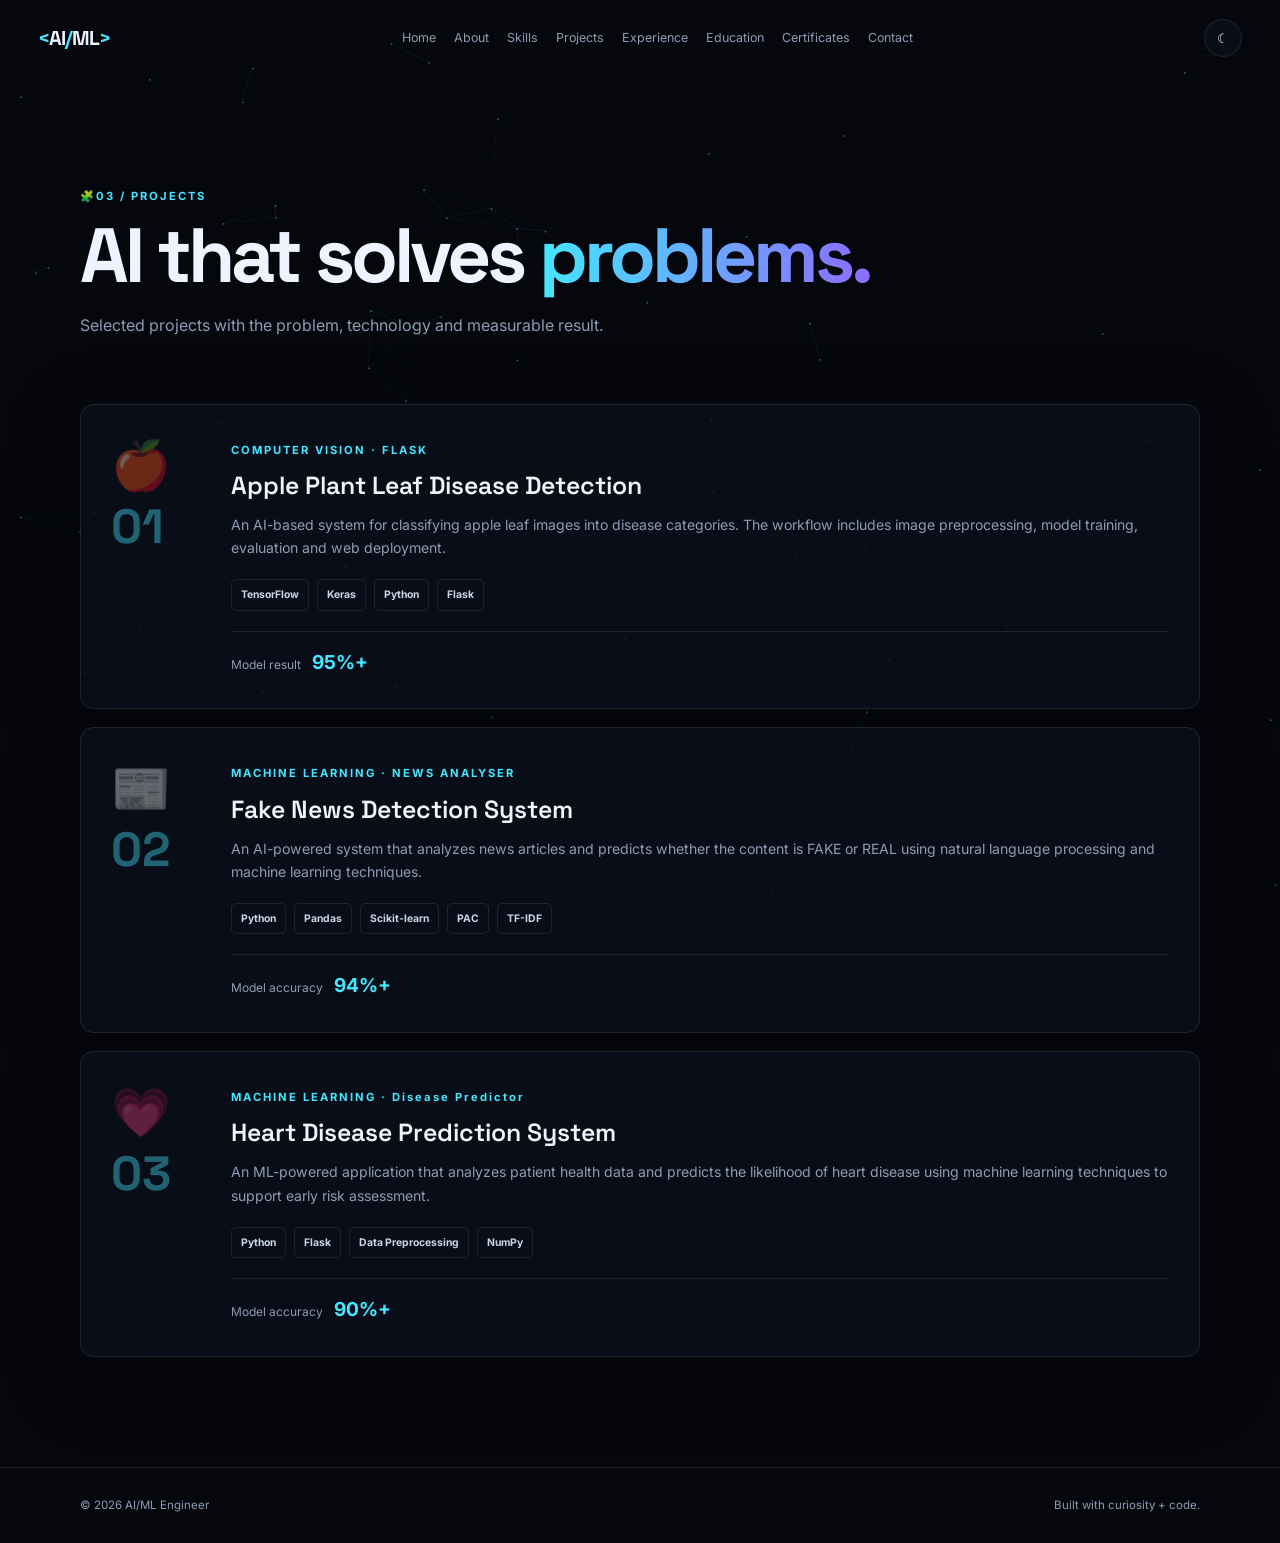
<file: pages/projects.html>
<!DOCTYPE html>
<html lang="en"><head><meta charset="UTF-8"><meta name="viewport" content="width=device-width,initial-scale=1.0"><title>Projects | AI/ML Engineer</title><script>try{var t=localStorage.getItem('theme');if(t==='light'||t==='dark')document.documentElement.setAttribute('data-theme',t)}catch(e){}</script><link rel="stylesheet" href="../css/style.css"><link rel="stylesheet" href="../css/animations.css"><link rel="stylesheet" href="../css/responsive.css"><style>
.subhero{width:min(1120px,90%);margin:auto;padding:105px 0 65px}.subhero h1{font:700 clamp(3rem,6vw,5.5rem)/1 'Space Grotesk';letter-spacing:-4px;margin:10px 0 18px}.subhero h1 span{background:linear-gradient(90deg,var(--cyan),var(--violet));-webkit-background-clip:text;color:transparent}.subhero p{max-width:680px;color:var(--muted)}.glass{border:1px solid var(--line);background:var(--panel);border-radius:14px;padding:30px;box-shadow:var(--shadow)}.content-grid,.skill-grid,.cert-grid{width:min(1120px,90%);margin:auto;display:grid;grid-template-columns:repeat(2,1fr);gap:18px}.glass h2{font:600 1.55rem 'Space Grotesk';margin:9px 0 12px}.glass p,.glass li{color:var(--muted);font-size:.88rem}.glass ul{padding-left:18px}.glass li{margin:8px 0}.skill-grid{grid-template-columns:repeat(3,1fr)}.project-list{width:min(1120px,90%);margin:auto;display:grid;gap:18px}.project-detail{display:grid;grid-template-columns:100px 1fr;gap:20px}.project-number{font:700 3rem 'Space Grotesk';color:rgba(var(--c),.4)}.chips{display:flex;gap:8px;flex-wrap:wrap;margin-top:20px}.chips b{font-size:.65rem;padding:6px 9px;border:1px solid var(--line);border-radius:5px;color:var(--text2)}.result{margin-top:20px;border-top:1px solid var(--line);padding-top:15px;color:var(--muted);font-size:.75rem}.result strong{color:var(--cyan);font-size:1.2rem;margin-left:8px}.timeline{width:min(900px,90%);margin:auto}.timeline-item{display:grid;grid-template-columns:100px 1fr;gap:25px;margin-bottom:20px}.timeline-item>span{color:var(--cyan);font:700 .8rem 'Space Grotesk';padding-top:25px}.education-card{width:min(850px,90%);margin:auto;display:flex;gap:25px;align-items:center}.edu-icon{width:90px;height:90px;border:1px solid rgba(var(--c),.35);border-radius:15px;display:grid;place-items:center;color:var(--cyan);font:700 1.7rem 'Space Grotesk'}.cert span{color:var(--cyan);font-weight:700}.cert small{color:var(--cyan)}.contact-grid{width:min(1000px,90%);margin:auto;display:grid;grid-template-columns:1.2fr .8fr;gap:18px}.contact-grid input,.contact-grid textarea{width:100%;background:rgba(var(--w),.035);border:1px solid var(--line);color:var(--text);padding:13px;border-radius:7px;margin-bottom:12px;outline:none;font:inherit;font-size:.8rem}.contact-grid textarea{resize:vertical}.contact-link{display:block;padding:14px 0;border-bottom:1px solid var(--line);color:var(--text2);font-size:.85rem}.muted{color:var(--muted);font-size:.78rem;margin-top:20px}@media(max-width:800px){.skill-grid,.content-grid,.cert-grid,.contact-grid{grid-template-columns:1fr}.project-detail{grid-template-columns:1fr}.project-number{font-size:2rem}.timeline-item{grid-template-columns:1fr;gap:5px}.timeline-item>span{padding-top:10px}.education-card{align-items:flex-start;flex-direction:column}}
</style></head>
<body><div id="particles"></div><div class="grid-overlay"></div>
<header class="navbar"><a class="brand" href="../index.html"><span>&lt;</span>AI<span>/</span>ML<span>&gt;</span></a><nav>
<a href="../index.html">Home</a><a href="about.html">About</a><a href="skills.html">Skills</a><a href="projects.html">Projects</a><a href="experience.html">Experience</a><a href="education.html">Education</a><a href="certificates.html">Certificates</a><a href="contact.html">Contact</a></nav><button class="theme-btn" id="themeBtn">☾</button><button class="menu-btn" id="menuBtn">☰</button></header>
<main><section class="subhero"><span class="eyebrow">🧩03 / PROJECTS</span><h1>AI that solves <span>problems.</span></h1><p>Selected projects with the problem, technology and measurable result.</p></section><section class="project-list"><article class="glass project-detail"><div class="project-number">🍎01</div><div><span class="tag">COMPUTER VISION · FLASK</span><h2>Apple Plant Leaf Disease Detection</h2><p>An AI-based system for classifying apple leaf images into disease categories. The workflow includes image preprocessing, model training, evaluation and web deployment.</p><div class="chips"><b>TensorFlow</b><b>Keras</b><b>Python</b><b>Flask</b></div><div class="result">Model result <strong>95%+</strong></div></div></article><article class="glass project-detail"><div class="project-number">📰02</div><div><span class="tag">MACHINE LEARNING · NEWS ANALYSER</span><h2>Fake News Detection System</h2><p>An AI-powered system that analyzes news articles and predicts whether the content is FAKE or REAL using natural language processing and machine learning techniques.</p><div class="chips"><b>Python</b><b>Pandas</b><b>Scikit-learn</b><b>PAC</b><b>TF-IDF</b></div><div class="result">Model accuracy <strong>94%+</strong></div></div></article><article class="glass project-detail"><div class="project-number">💗03</div><div><span class="tag">MACHINE LEARNING ·  Disease Predictor</span><h2>Heart Disease Prediction System</h2><p>An ML-powered application that analyzes patient health data and predicts the likelihood of heart disease using machine learning techniques to support early risk assessment.</p><div class="chips"><b>Python</b><b>Flask</b><b>Data Preprocessing</b><b>NumPy</b></div><div class="result">Model accuracy <strong>90%+</strong></div></div></article></section></main><footer><div class="container footer-inner"><span>© 2026 AI/ML Engineer</span><span>Built with curiosity + code.</span></div></footer><script src="../js/main.js"></script><script src="../js/particles.js"></script></body></html>
</file>
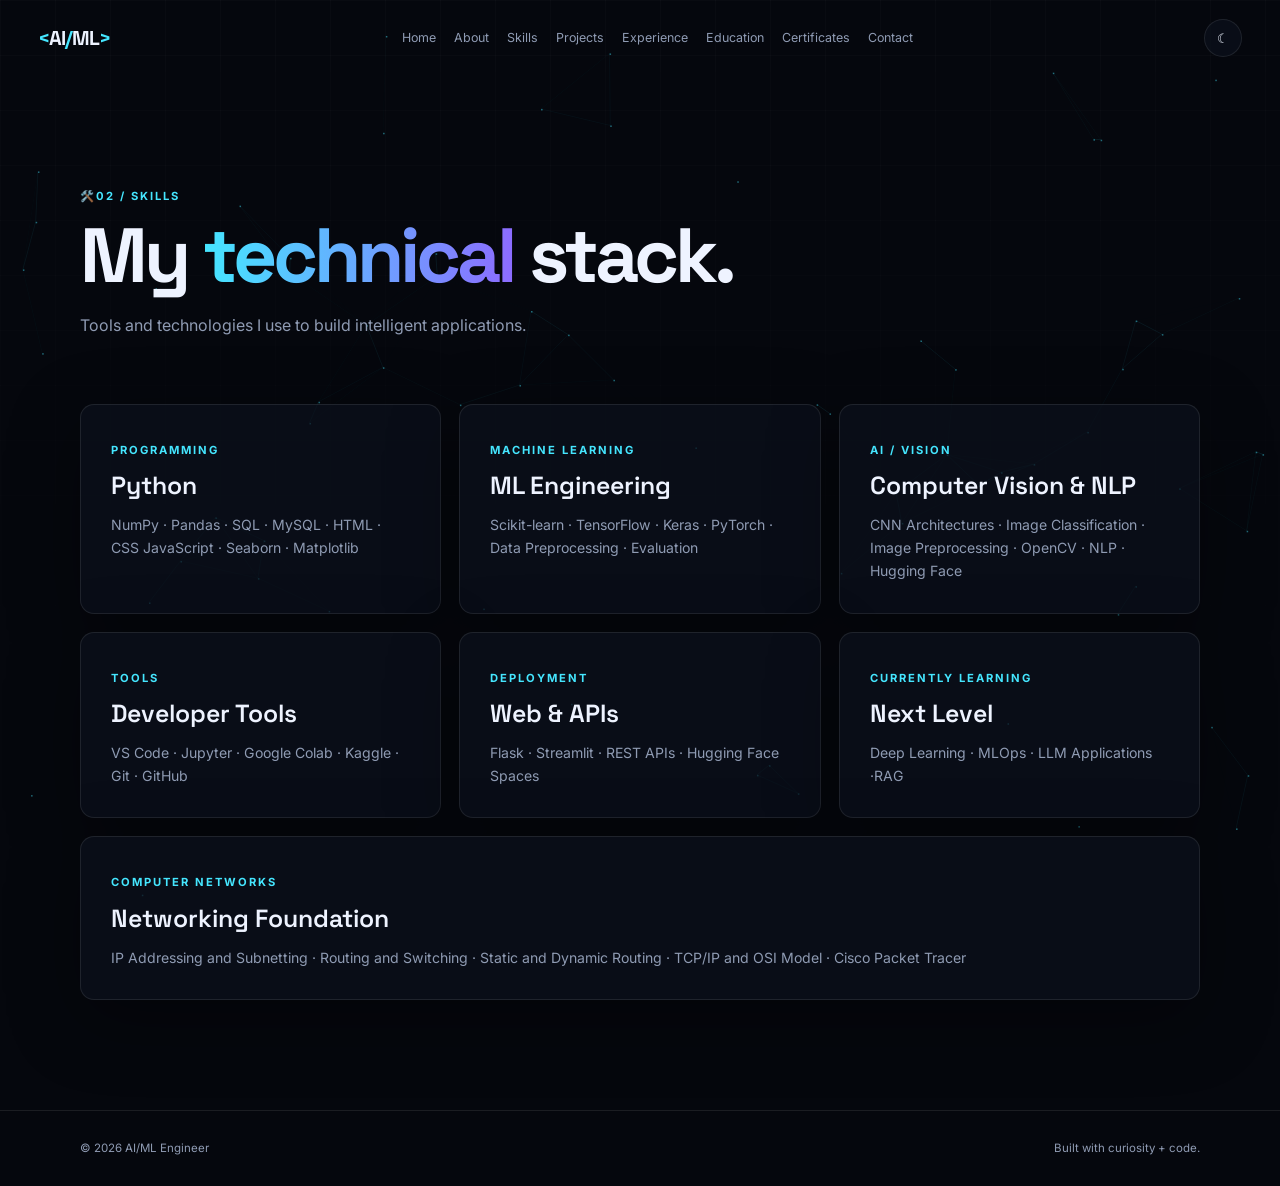
<file: pages/skills.html>
<!DOCTYPE html>
<html lang="en"><head><meta charset="UTF-8"><meta name="viewport" content="width=device-width,initial-scale=1.0"><title>Skills | AI/ML Engineer</title><script>try{var t=localStorage.getItem('theme');if(t==='light'||t==='dark')document.documentElement.setAttribute('data-theme',t)}catch(e){}</script><link rel="stylesheet" href="../css/style.css"><link rel="stylesheet" href="../css/animations.css"><link rel="stylesheet" href="../css/responsive.css"><style>
.subhero{width:min(1120px,90%);margin:auto;padding:105px 0 65px}.subhero h1{font:700 clamp(3rem,6vw,5.5rem)/1 'Space Grotesk';letter-spacing:-4px;margin:10px 0 18px}.subhero h1 span{background:linear-gradient(90deg,var(--cyan),var(--violet));-webkit-background-clip:text;color:transparent}.subhero p{max-width:680px;color:var(--muted)}.glass{border:1px solid var(--line);background:var(--panel);border-radius:14px;padding:30px;box-shadow:var(--shadow)}.content-grid,.skill-grid,.cert-grid{width:min(1120px,90%);margin:auto;display:grid;grid-template-columns:repeat(2,1fr);gap:18px}.glass h2{font:600 1.55rem 'Space Grotesk';margin:9px 0 12px}.glass p,.glass li{color:var(--muted);font-size:.88rem}.glass ul{padding-left:18px}.glass li{margin:8px 0}.skill-grid{grid-template-columns:repeat(3,1fr)}.project-list{width:min(1120px,90%);margin:auto;display:grid;gap:18px}.project-detail{display:grid;grid-template-columns:100px 1fr;gap:20px}.project-number{font:700 3rem 'Space Grotesk';color:rgba(var(--c),.4)}.chips{display:flex;gap:8px;flex-wrap:wrap;margin-top:20px}.chips b{font-size:.65rem;padding:6px 9px;border:1px solid var(--line);border-radius:5px;color:var(--text2)}.result{margin-top:20px;border-top:1px solid var(--line);padding-top:15px;color:var(--muted);font-size:.75rem}.result strong{color:var(--cyan);font-size:1.2rem;margin-left:8px}.timeline{width:min(900px,90%);margin:auto}.timeline-item{display:grid;grid-template-columns:100px 1fr;gap:25px;margin-bottom:20px}.timeline-item>span{color:var(--cyan);font:700 .8rem 'Space Grotesk';padding-top:25px}.education-card{width:min(850px,90%);margin:auto;display:flex;gap:25px;align-items:center}.edu-icon{width:90px;height:90px;border:1px solid rgba(var(--c),.35);border-radius:15px;display:grid;place-items:center;color:var(--cyan);font:700 1.7rem 'Space Grotesk'}.cert span{color:var(--cyan);font-weight:700}.cert small{color:var(--cyan)}.contact-grid{width:min(1000px,90%);margin:auto;display:grid;grid-template-columns:1.2fr .8fr;gap:18px}.contact-grid input,.contact-grid textarea{width:100%;background:rgba(var(--w),.035);border:1px solid var(--line);color:var(--text);padding:13px;border-radius:7px;margin-bottom:12px;outline:none;font:inherit;font-size:.8rem}.contact-grid textarea{resize:vertical}.contact-link{display:block;padding:14px 0;border-bottom:1px solid var(--line);color:var(--text2);font-size:.85rem}.muted{color:var(--muted);font-size:.78rem;margin-top:20px}@media(max-width:800px){.skill-grid,.content-grid,.cert-grid,.contact-grid{grid-template-columns:1fr}.project-detail{grid-template-columns:1fr}.project-number{font-size:2rem}.timeline-item{grid-template-columns:1fr;gap:5px}.timeline-item>span{padding-top:10px}.education-card{align-items:flex-start;flex-direction:column}}
.skill-grid>.glass:last-child{grid-column:1/-1}</style></head>
<body><div id="particles"></div><div class="grid-overlay"></div>
<header class="navbar"><a class="brand" href="../index.html"><span>&lt;</span>AI<span>/</span>ML<span>&gt;</span></a><nav>
<a href="../index.html">Home</a><a href="about.html">About</a><a href="skills.html">Skills</a><a href="projects.html">Projects</a><a href="experience.html">Experience</a><a href="education.html">Education</a><a href="certificates.html">Certificates</a><a href="contact.html">Contact</a></nav><button class="theme-btn" id="themeBtn">☾</button><button class="menu-btn" id="menuBtn">☰</button></header>
<main><section class="subhero"><span class="eyebrow">🛠️02 / SKILLS</span><h1>My <span>technical</span> stack.</h1><p>Tools and technologies I use to build intelligent applications.</p></section><section class="skill-grid"><div class="glass"><span class="tag">PROGRAMMING</span><h2>Python</h2><p>NumPy · Pandas · SQL · MySQL · HTML · CSS JavaScript · Seaborn · Matplotlib</p></div><div class="glass"><span class="tag">MACHINE LEARNING</span><h2>ML Engineering</h2><p>Scikit-learn · TensorFlow · Keras · PyTorch · Data Preprocessing · Evaluation</p></div><div class="glass"><span class="tag">AI / VISION</span><h2>Computer Vision &amp; NLP</h2><p>CNN Architectures · Image Classification · Image Preprocessing · OpenCV · NLP · Hugging Face</p></div><div class="glass"><span class="tag">TOOLS</span><h2>Developer Tools</h2><p>VS Code · Jupyter · Google Colab · Kaggle · Git · GitHub</p></div><div class="glass"><span class="tag">DEPLOYMENT</span><h2>Web & APIs</h2><p>Flask · Streamlit · REST APIs · Hugging Face Spaces</p></div><div class="glass"><span class="tag">CURRENTLY LEARNING</span><h2>Next Level</h2><p>Deep Learning · MLOps · LLM Applications ·RAG</p></div><div class="glass"><span class="tag">COMPUTER NETWORKS</span><h2>Networking Foundation</h2><p>IP Addressing and Subnetting · Routing and Switching · Static and Dynamic Routing · TCP/IP and OSI Model · Cisco Packet Tracer</p></div></section></main><footer><div class="container footer-inner"><span>© 2026 AI/ML Engineer</span><span>Built with curiosity + code.</span></div></footer><script src="../js/main.js"></script><script src="../js/particles.js"></script></body></html>
</file>
<file: css/style.css>
@import url('https://fonts.googleapis.com/css2?family=Inter:wght@400;500;600;700;800&family=Space+Grotesk:wght@400;500;600;700&display=swap');
:root{--bg:#05070d;--panel:rgba(12,17,29,.72);--text:#eef3ff;--text2:#c9d5e8;--muted:#8f9bb3;--line:rgba(255,255,255,.09);--cyan:#45e6ff;--violet:#8c6cff;--green:#6cffb0;--c:69,230,255;--v:140,108,255;--w:255,255,255;--sh:0,0,0;--shadow:0 20px 70px rgba(0,0,0,.35);--card1:rgba(18,25,41,.85);--card2:rgba(7,10,18,.8);--node-bg:rgba(10,14,24,.8);--nav-bg:#080c15;--btn1:#45e6ff;--btn2:#7398ff;--btn-text:#061018;--pa:.45;--pla:.10;color-scheme:dark}
:root[data-theme="light"]{--bg:#f3f6fb;--panel:rgba(255,255,255,.85);--text:#0f172a;--text2:#334155;--muted:#5a667d;--line:rgba(15,23,42,.13);--cyan:#0a7f9e;--violet:#6246ea;--green:#0f9d63;--c:10,127,158;--v:98,70,234;--w:15,23,42;--sh:30,41,59;--shadow:0 18px 50px rgba(30,41,59,.12);--card1:rgba(255,255,255,.95);--card2:rgba(236,242,250,.9);--node-bg:rgba(255,255,255,.92);--nav-bg:#ffffff;--btn1:#0a8fb2;--btn2:#5a62f0;--btn-text:#ffffff;--pa:.55;--pla:.18;color-scheme:light}
body,.navbar,.glass,.project-card,.intro-card,.btn,.theme-btn,.menu-btn,.node{transition:background-color .3s,color .3s,border-color .3s}
*{box-sizing:border-box;margin:0;padding:0}html{scroll-behavior:smooth}body{font-family:Inter,sans-serif;background:var(--bg);color:var(--text);line-height:1.65;overflow-x:hidden}a{text-decoration:none;color:inherit}.container{width:min(1120px,90%);margin:auto}.navbar{height:76px;display:flex;align-items:center;justify-content:space-between;width:min(1220px,94%);margin:auto;position:relative;z-index:20}.brand{font:700 1.25rem 'Space Grotesk';letter-spacing:-1px}.brand span{color:var(--cyan)}nav{display:flex;gap:18px;align-items:center}nav a{font-size:.78rem;color:var(--muted);transition:.3s}nav a:hover,nav a.active{color:var(--text)}nav a.active{position:relative}nav a.active:after{content:"";position:absolute;height:2px;background:var(--cyan);left:0;right:0;bottom:-8px;box-shadow:0 0 12px var(--cyan)}.theme-btn,.menu-btn{background:var(--panel);border:1px solid var(--line);color:var(--text);width:38px;height:38px;border-radius:50%;cursor:pointer}.menu-btn{display:none;border-radius:8px;font-size:18px}.hero{min-height:680px;width:min(1220px,94%);margin:auto;display:grid;grid-template-columns:1.05fr .95fr;align-items:center;gap:40px;padding:55px 0}.status{display:inline-flex;align-items:center;gap:9px;border:1px solid var(--line);background:rgba(var(--c),.04);padding:7px 12px;border-radius:30px;color:var(--text2);font-size:.72rem;margin-bottom:24px}.status span{width:7px;height:7px;background:var(--green);border-radius:50%;box-shadow:0 0 14px var(--green)}.eyebrow,.section-heading>span,.tag{font-size:.7rem;letter-spacing:2px;color:var(--cyan);font-weight:700}.hero h1{font:700 clamp(3.5rem,7vw,6.8rem)/.95 'Space Grotesk';letter-spacing:-5px;margin:5px 0 22px}.hero h1 span,.section-heading em{font-style:normal;background:linear-gradient(90deg,var(--cyan),var(--violet));-webkit-background-clip:text;color:transparent}.hero-text{color:var(--muted);max-width:570px;font-size:1.05rem}.typing{font:600 1rem 'Space Grotesk';color:var(--text2);margin-top:20px;min-height:30px}.cursor{color:var(--cyan);animation:blink .8s infinite}.hero-actions{display:flex;gap:12px;margin-top:27px}.btn{padding:12px 19px;border-radius:8px;font-size:.82rem;font-weight:700;border:1px solid var(--line);transition:.3s}.btn.primary{background:linear-gradient(100deg,var(--btn1),var(--btn2));color:var(--btn-text);border:0;box-shadow:0 0 30px rgba(var(--c),.15)}.btn:hover{transform:translateY(-3px)}.btn.ghost{background:rgba(var(--w),.03)}.ai-orbit{height:440px;position:relative;display:grid;place-items:center}.orbit{position:absolute;border:1px solid rgba(var(--c),.2);border-radius:50%;transform:rotate(-20deg)}.orbit-a{width:350px;height:350px;animation:spin 18s linear infinite}.orbit-b{width:270px;height:420px;animation:spin 14s linear infinite reverse;border-color:rgba(var(--v),.25)}.orbit-core{width:145px;height:145px;border-radius:50%;display:grid;place-content:center;text-align:center;background:radial-gradient(circle,rgba(var(--c),.24),rgba(var(--v),.08) 50%,transparent 70%);border:1px solid rgba(var(--c),.4);box-shadow:0 0 70px rgba(var(--c),.12),inset 0 0 40px rgba(var(--v),.1);z-index:2}.orbit-core span{font:800 2.6rem 'Space Grotesk';color:var(--cyan)}.orbit-core small{color:var(--text2)}.node{position:absolute;padding:7px 11px;border:1px solid var(--line);background:var(--node-bg);backdrop-filter:blur(8px);border-radius:7px;color:var(--text2);font-size:.68rem;z-index:3;box-shadow:var(--shadow)}.n1{top:30px;right:70px}.n2{bottom:62px;right:20px}.n3{bottom:25px;left:72px}.n4{top:90px;left:30px}.connector{position:absolute;height:1px;background:linear-gradient(90deg,transparent,var(--cyan),transparent);opacity:.4;transform-origin:left}.c1{width:130px;top:100px;right:130px;transform:rotate(130deg)}.c2{width:160px;bottom:120px;right:120px;transform:rotate(170deg)}.c3{width:140px;bottom:80px;left:130px;transform:rotate(-145deg)}.c4{width:130px;top:130px;left:110px;transform:rotate(-35deg)}.stats{display:grid;grid-template-columns:repeat(4,1fr);border:1px solid var(--line);background:rgba(var(--w),.025);border-radius:12px;overflow:hidden}.stats div{padding:24px;border-right:1px solid var(--line)}.stats div:last-child{border:0}.stats strong{display:block;font:700 1.6rem 'Space Grotesk';color:var(--cyan)}.stats span{font-size:.72rem;color:var(--muted)}.section{padding:115px 0 0}.section-heading{margin-bottom:28px}.section-heading h2{font:600 clamp(2rem,4vw,3.3rem)/1.1 'Space Grotesk';letter-spacing:-2px;margin-top:7px}.intro-card{border:1px solid var(--line);padding:34px;border-radius:14px;background:var(--panel);position:relative;overflow:hidden}.intro-card p{color:var(--muted);max-width:800px;font-size:1rem}.text-link,.card-link{display:inline-block;margin-top:18px;color:var(--cyan);font-size:.8rem;font-weight:700}.project-grid{display:grid;grid-template-columns:repeat(2,1fr);gap:18px}.project-card{border:1px solid var(--line);background:linear-gradient(145deg,var(--card1),var(--card2));padding:27px;border-radius:14px;transition:.35s;position:relative;overflow:hidden}.project-card:hover{transform:translateY(-7px);border-color:rgba(var(--c),.35);box-shadow:0 25px 70px rgba(var(--sh),.3)}.project-icon{font-size:2rem;margin-bottom:12px}.project-card h3{font:600 1.35rem 'Space Grotesk';margin:7px 0}.project-card p{font-size:.84rem;color:var(--muted)}.metrics{display:flex;gap:9px;align-items:baseline;flex-wrap:wrap;margin-top:20px;padding-top:17px;border-top:1px solid var(--line)}.metrics b{color:var(--cyan);font-size:.85rem}.metrics span{font-size:.65rem;color:var(--muted);margin-right:10px}footer{margin-top:110px;border-top:1px solid var(--line);padding:28px 0;color:var(--muted);font-size:.72rem}.footer-inner{display:flex;justify-content:space-between}.page-section{min-height:0}.scan-line{position:absolute;top:0;left:0;width:30%;height:1px;background:var(--cyan);box-shadow:0 0 20px var(--cyan);animation:scan 5s linear infinite}#particles{position:fixed;inset:0;pointer-events:none;z-index:-1}canvas{width:100%;height:100%}.grid-overlay{position:fixed;inset:0;pointer-events:none;z-index:-2;background-image:linear-gradient(rgba(var(--w),.018) 1px,transparent 1px),linear-gradient(90deg,rgba(var(--w),.018) 1px,transparent 1px);background-size:55px 55px;mask-image:linear-gradient(to bottom,black,transparent 80%)}
</file>
<file: css/animations.css>
@keyframes spin{to{transform:rotate(340deg)}}@keyframes blink{50%{opacity:0}}@keyframes scan{0%{left:-30%}50%,100%{left:100%}}@keyframes float{50%{transform:translateY(-9px)}}.reveal{opacity:0;transform:translateY(25px);transition:opacity .8s ease,transform .8s ease}.reveal.visible{opacity:1;transform:none}.delay-1{transition-delay:.2s}
</file>
<file: css/responsive.css>
@media(max-width:1000px){nav{gap:10px}nav a{font-size:.68rem}.hero{grid-template-columns:1fr}.ai-orbit{order:-1;height:350px}.hero-copy{text-align:center}.hero-text{margin:auto}.status{margin-bottom:15px}.hero-actions{justify-content:center}}@media(max-width:760px){nav{display:none;position:absolute;top:65px;left:0;right:0;background:var(--nav-bg);border:1px solid var(--line);padding:15px;flex-direction:column;align-items:stretch;border-radius:10px}nav.open{display:flex}.menu-btn{display:block}.theme-btn{margin-left:auto;margin-right:8px}.hero{padding-top:35px;min-height:auto}.hero h1{font-size:3.5rem;letter-spacing:-3px}.ai-orbit{height:310px;transform:scale(.75)}.stats{grid-template-columns:1fr 1fr}.stats div:nth-child(2){border-right:0}.stats div:nth-child(-n+2){border-bottom:1px solid var(--line)}.project-grid{grid-template-columns:1fr}.section{padding-top:75px}.footer-inner{flex-direction:column;gap:8px}}@media(max-width:430px){.hero h1{font-size:2.9rem}.stats strong{font-size:1.3rem}.stats div{padding:17px}.hero-actions{flex-direction:column}.btn{text-align:center}}
</file>
